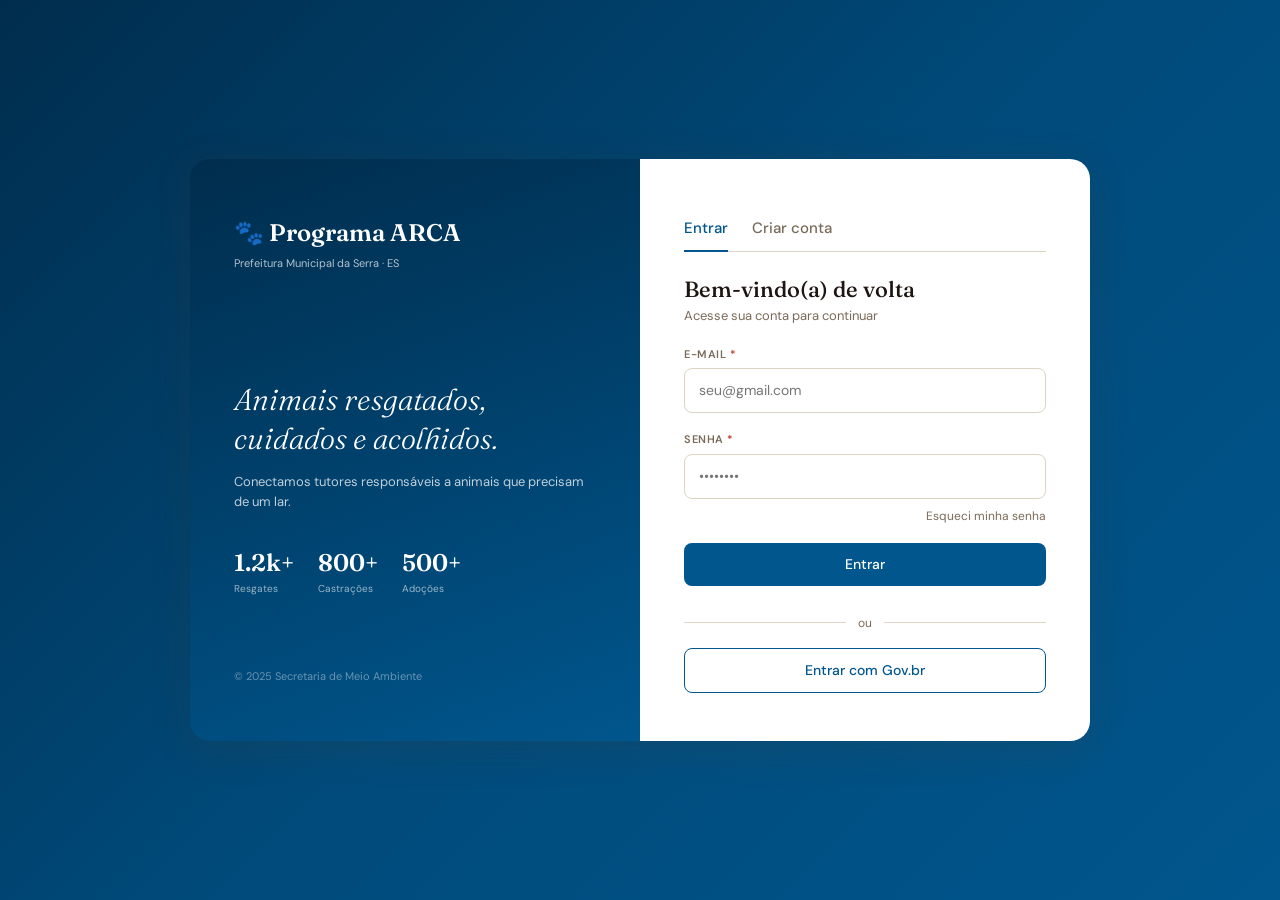
<file: index.html>
<!DOCTYPE html>
<html lang="pt-BR">
<head>
<meta charset="UTF-8">
<meta name="viewport" content="width=device-width, initial-scale=1.0">
<title>Login — Programa ARCA</title>
<link href="https://fonts.googleapis.com/css2?family=Fraunces:ital,wght@0,300;0,400;0,600;1,300;1,400&family=DM+Sans:wght@300;400;500;600&display=swap" rel="stylesheet">
<link rel="stylesheet" href="https://cdn.jsdelivr.net/npm/bootstrap@5.3.0/dist/css/bootstrap.min.css">
<link rel="stylesheet" href="css/global.css">
<link rel="stylesheet" href="css/login.css">
</head>
<body data-page="login">
<div id="toast">✓ <span id="tmsg"></span></div>

<div class="lc">
    <div class="ll">
      <div>
        <div class="ll-logo">🐾 Programa ARCA</div>
        <div class="ll-sub">Prefeitura Municipal da Serra · ES</div>
      </div>
      <div>
        <h2>Animais resgatados, cuidados e acolhidos.</h2>
        <p>Conectamos tutores responsáveis a animais que precisam de um lar.</p>
        <div class="ls">
          <div><div class="ls-n">1.2k+</div><div class="ls-l">Resgates</div></div>
          <div><div class="ls-n">800+</div><div class="ls-l">Castrações</div></div>
          <div><div class="ls-n">500+</div><div class="ls-l">Adoções</div></div>
        </div>
      </div>
      <div style="font-size:11px;opacity:.4">© 2025 Secretaria de Meio Ambiente</div>
    </div>
    <div class="lr">
      <div id="v-auth">
        <div class="ltabs">
          <div class="lt active" onclick="stab('lf',this)">Entrar</div>
          <div class="lt" onclick="stab('rf',this)">Criar conta</div>
        </div>
        <!-- LOGIN -->
        <div id="lf">
          <h3>Bem-vindo(a) de volta</h3>
          <p class="sub">Acesse sua conta para continuar</p>
          <div class="al al-e" id="lerr" style="display:none">⚠ E-mail ou senha incorretos.</div>
          <div class="fg">
            <label>E-mail <span class="req">*</span></label>
            <input type="email" id="le" placeholder="seu@gmail.com">
            <div class="ferr" id="ele">E-mail inválido ou sem @gmail.com.</div>
          </div>
          <div class="fg">
            <label>Senha <span class="req">*</span></label>
            <input type="password" id="lp" placeholder="••••••••">
            <div class="ferr" id="elp">Senha obrigatória.</div>
          </div>
          <div class="fl" onclick="sv('forgot')">Esqueci minha senha</div>
          <button class="btn btn-p btn-full" onclick="doLogin()" style="margin-bottom:12px">Entrar</button>
          <div class="dor"><span>ou</span></div>
          <button class="btn btn-s btn-full">Entrar com Gov.br</button>
        </div>
        <!-- REGISTER -->
        <div id="rf" style="display:none">
          <h3>Crie sua conta</h3>
          <p class="sub">Preencha os dados para se cadastrar</p>
          <div class="fg">
            <label>Nome completo <span class="req">*</span></label>
            <input type="text" id="rn" placeholder="Seu nome completo">
            <div class="ferr" id="ern">Nome obrigatório.</div>
          </div>
          <div class="fg">
            <label>E-mail <span class="req">*</span></label>
            <input type="email" id="re" placeholder="seu@gmail.com">
            <div class="ferr" id="ere">Use um e-mail @gmail.com.</div>
          </div>
          <div class="fg">
            <label>Senha <span class="req">*</span></label>
            <input type="password" id="rp" placeholder="Mínimo 8 caracteres">
            <div class="ferr" id="erp">Mínimo 8 caracteres.</div>
          </div>
          <div class="fg">
            <label>Confirmar senha <span class="req">*</span></label>
            <input type="password" id="rp2" placeholder="Repita a senha">
            <div class="ferr" id="erp2">As senhas não coincidem.</div>
          </div>
          <button class="btn btn-p btn-full" onclick="doReg()" style="margin-bottom:12px">Criar conta</button>
          <div class="dor"><span>ou</span></div>
          <button class="btn btn-s btn-full">Continuar com Gov.br</button>
        </div>
      </div>
      <!-- FORGOT -->
      <div id="v-forgot" style="display:none">
        <h3>Recuperar senha</h3>
        <p class="sub" style="margin-bottom:20px">Enviaremos um link para seu e-mail.</p>
        <div class="fg"><label>E-mail <span class="req">*</span></label><input type="email" placeholder="seu@gmail.com"></div>
        <button class="btn btn-p btn-full" style="margin-bottom:14px" onclick="toast('Link enviado! Verifique seu e-mail.');setTimeout(()=>sv('auth'),2000)">Enviar link</button>
        <div style="text-align:center"><span style="font-size:13px;color:var(--ts);cursor:pointer" onclick="sv('auth')">← Voltar ao login</span></div>
      </div>
    </div>
  </div>
<script src="js/global.js"></script>
<script src="https://cdn.jsdelivr.net/npm/bootstrap@5.3.0/dist/js/bootstrap.bundle.min.js"></script>
</body>
</html>
</file>
<file: css/global.css>
:root{
  --or:#00568D;--orl:#1a7ab5;--orp:#e8f4fc;
  --br:#004a7a;--brd:#002d4d;
  --cr:#f5f7fb;--crd:#e8edf5;--sd:#d0dce8;
  --tx:#1e1410;--ts:#7a6a5a;--wh:#fff;
  --bo:#ddd4c4;--er:#c0392b;--erb:#fdecea;
  --su:#2d7a4a;--sub:#e8f5ee;
  --r:12px;--rs:8px;
  --sh:0 2px 16px rgba(100,60,20,.08);
  --shl:0 8px 40px rgba(100,60,20,.14);
}
*{margin:0;padding:0;box-sizing:border-box}
body{font-family:'DM Sans',sans-serif;background:var(--cr);color:var(--tx);min-height:100vh}

@keyframes fadeIn{from{opacity:0;transform:translateY(18px)}to{opacity:1;transform:translateY(0)}}
@keyframes fadeInFast{from{opacity:0;transform:translateY(8px)}to{opacity:1;transform:translateY(0)}}
@keyframes slideR{from{opacity:0;transform:translateX(-24px)}to{opacity:1;transform:translateX(0)}}
@keyframes scaleIn{from{opacity:0;transform:scale(.94)}to{opacity:1;transform:scale(1)}}
@keyframes float{0%,100%{transform:translateY(0)}50%{transform:translateY(-10px)}}
@keyframes pulse{0%,100%{opacity:1}50%{opacity:.5}}
@keyframes toastIn{from{transform:translateX(140%)}to{transform:translateX(0)}}
@keyframes toastOut{from{opacity:1}to{opacity:0;transform:translateY(-8px)}}
@keyframes shake{0%,100%{transform:translateX(0)}20%,60%{transform:translateX(-6px)}40%,80%{transform:translateX(6px)}}
@keyframes spinOnce{from{transform:rotate(0)}to{transform:rotate(360deg)}}
@keyframes dropIn{from{opacity:0;transform:translateY(-12px) scaleY(.9)}to{opacity:1;transform:translateY(0) scaleY(1)}}

.screen{display:none;min-height:100vh}
.screen.active{display:block;animation:fadeIn .4s ease}
#screen-login.active{display:flex;align-items:center;justify-content:center;min-height:100vh;background:linear-gradient(135deg,var(--brd) 0%,var(--br) 50%,var(--or) 100%)}

/* TOAST */
#toast{position:fixed;top:20px;right:20px;z-index:9999;background:var(--brd);color:#fff;padding:13px 18px;border-radius:var(--rs);font-size:13px;display:flex;align-items:center;gap:10px;box-shadow:var(--shl);max-width:340px;line-height:1.4;opacity:0;pointer-events:none;transition:opacity .3s}
#toast.show{opacity:1;animation:toastIn .3s ease forwards}
#toast.hide{animation:toastOut .3s ease forwards}

/* NAV */
nav{background:var(--wh);border-bottom:1px solid var(--bo);height:64px;display:flex;align-items:center;justify-content:center;position:sticky;top:0;z-index:200;box-shadow:0 1px 8px rgba(100,60,20,.06);padding:0 32px}
.nav-inner{max-width:1100px;width:100%;display:flex;align-items:center;justify-content:space-between}
.nav-logo{display:flex;align-items:center;gap:10px;cursor:pointer;text-decoration:none}
.nav-logo-icon{width:36px;height:36px;background:var(--or);border-radius:50%;display:flex;align-items:center;justify-content:center;color:#fff;font-size:16px;transition:transform .2s}
.nav-logo:hover .nav-logo-icon{transform:rotate(-12deg) scale(1.08)}
.nav-logo-text{font-family:'Fraunces',serif;font-size:18px;font-weight:600;color:var(--or)}
.nav-links{display:flex;gap:28px;list-style:none;}
.nav-links a{font-size:14px;color:var(--ts);text-decoration:none;cursor:pointer;padding:4px 0;border-bottom:2px solid transparent;transition:all .2s}
.nav-links a:hover{color:var(--or)}
.nav-links a.active{color:var(--or);border-bottom-color:var(--or);font-weight:500}
.nav-right{display:flex;align-items:center;gap:10px;position:relative}
.nav-inner{display:flex;align-items:center;justify-content:space-between;height:100%}
nav ul{margin:0;padding:0}

/* PROFILE MENU */
.prof-btn{display:flex;align-items:center;gap:8px;background:var(--orp);border:1.5px solid var(--or);border-radius:20px;padding:5px 14px 5px 6px;cursor:pointer;transition:all .2s;font-size:13px;color:var(--or);font-family:'DM Sans';user-select:none}
.prof-btn:hover{background:var(--or);color:#fff}
.prof-av{width:28px;height:28px;background:var(--or);border-radius:50%;display:flex;align-items:center;justify-content:center;color:#fff;font-size:12px;font-weight:700;transition:background .2s;flex-shrink:0}
.prof-btn:hover .prof-av{background:rgba(255,255,255,.3)}
.prof-name{max-width:100px;overflow:hidden;text-overflow:ellipsis;white-space:nowrap}
.prof-arrow{font-size:10px;transition:transform .2s}
.prof-btn.open .prof-arrow{transform:rotate(180deg)}
.prof-drop{position:absolute;top:calc(100% + 10px);right:0;background:var(--wh);border:1px solid var(--bo);border-radius:var(--r);box-shadow:var(--shl);min-width:210px;z-index:300;opacity:0;pointer-events:none;transform-origin:top right;transform:scaleY(.9) translateY(-8px);transition:all .2s}
.prof-drop.open{opacity:1;pointer-events:all;transform:scaleY(1) translateY(0);animation:dropIn .2s ease}
.prof-drop-head{padding:16px;border-bottom:1px solid var(--bo)}
.prof-drop-name{font-weight:600;font-size:14px}
.prof-drop-email{font-size:12px;color:var(--ts);margin-top:2px}
.prof-drop-item{display:flex;align-items:center;gap:10px;padding:11px 16px;font-size:13px;color:var(--tx);cursor:pointer;transition:background .15s}
.prof-drop-item:hover{background:var(--cr)}
.prof-drop-item.danger{color:var(--er)}
.prof-drop-item.danger:hover{background:var(--erb)}
.prof-drop-div{height:1px;background:var(--bo);margin:4px 0}

/* FOOTER */
footer{background:var(--brd);color:rgba(255,255,255,.6);padding:28px 40px;display:flex;align-items:center;justify-content:space-between;font-size:12px;margin-top:80px}
footer a{color:rgba(255,255,255,.6);text-decoration:none;margin-left:20px;cursor:pointer;transition:color .2s}
footer a:hover{color:#fff}

/* BUTTONS */
.btn{display:inline-flex;align-items:center;gap:8px;padding:11px 22px;border-radius:var(--rs);font-family:'DM Sans';font-size:14px;font-weight:500;cursor:pointer;transition:all .2s;border:none;text-decoration:none}
.btn-p{background:var(--or);color:#fff}
.btn-p:hover{background:var(--orl);transform:translateY(-1px);box-shadow:0 4px 12px rgba(196,94,26,.3)}
.btn-p:active{transform:translateY(0)}
.btn-s{background:transparent;color:var(--or);border:1.5px solid var(--or)}
.btn-s:hover{background:var(--orp)}
.btn-full{width:100%;justify-content:center}
.btn-lg{padding:15px 28px;font-size:15px;border-radius:10px}

/* INPUTS */
.fg{margin-bottom:18px}
.fg label{display:block;font-size:11px;font-weight:600;color:var(--ts);margin-bottom:6px;letter-spacing:.05em;text-transform:uppercase}
.fg input,.fg select,.fg textarea{width:100%;padding:11px 14px;border:1.5px solid var(--bo);border-radius:var(--rs);font-family:'DM Sans';font-size:14px;color:var(--tx);background:var(--wh);transition:all .2s;outline:none}
.fg input:focus,.fg select:focus,.fg textarea:focus{border-color:var(--or);box-shadow:0 0 0 3px rgba(196,94,26,.1)}
.fg input.err{border-color:var(--er);box-shadow:0 0 0 3px rgba(192,57,43,.1);animation:shake .35s ease}
.ferr{font-size:11px;color:var(--er);margin-top:5px;display:none}
.ferr.show{display:block;animation:fadeInFast .2s ease}
.fg textarea{resize:vertical;min-height:96px}
.fr2{display:grid;grid-template-columns:1fr 1fr;gap:16px}
.fr3{display:grid;grid-template-columns:1fr 1fr 1fr;gap:16px}
.rg{display:flex;gap:16px;flex-wrap:wrap}
.rg label{display:flex;align-items:center;gap:6px;font-size:14px;color:var(--tx);cursor:pointer;font-weight:400;text-transform:none;letter-spacing:0}
.cl{display:flex;align-items:flex-start;gap:10px;font-size:13px;color:var(--ts);cursor:pointer;margin-top:6px}
.cl input{margin-top:2px;flex-shrink:0;accent-color:var(--or)}
input[type=radio]{accent-color:var(--or)}
input[type=checkbox]{accent-color:var(--or)}
.req{color:var(--er)}
.req-note{font-size:11px;color:var(--ts);margin-bottom:16px}

/* ALERTS */
.al{padding:12px 16px;border-radius:var(--rs);font-size:13px;margin-bottom:20px;display:flex;align-items:flex-start;gap:10px;animation:fadeIn .3s ease;line-height:1.5}
.al-s{background:var(--sub);border:1px solid #a8dbb8;color:var(--su)}
.al-e{background:var(--erb);border:1px solid #f5b8b3;color:var(--er)}
.al-i{background:var(--orp);border:1px solid #f0c49a;color:var(--br)}
.al-w{background:#fefde8;border:1px solid #f0e08a;color:#7a6a10}

/* TAGS */
.tag{display:inline-block;padding:4px 12px;border-radius:20px;font-size:11px;font-weight:500}
.tag-o{background:var(--orp);color:var(--or)}
.tag-b{background:#f0ebe3;color:var(--br)}

/* BREADCRUMB */
.bc{font-size:12px;color:var(--ts);margin-bottom:28px;display:flex;align-items:center;gap:6px}
.bc span{cursor:pointer;transition:color .2s}
.bc span:hover{color:var(--or);text-decoration:underline}
.bc .sep{color:var(--bo)}
.bc .cur{color:var(--tx);font-weight:500}

/* SECTION */
.stag{font-size:11px;font-weight:600;letter-spacing:.12em;text-transform:uppercase;color:var(--or);margin-bottom:8px}
.stitle{font-family:'Fraunces',serif;font-size:28px;font-weight:600;color:var(--tx);margin-bottom:6px}

/* PAGE HEADER */
.ph{background:var(--wh);border-bottom:1px solid var(--bo);padding:32px 40px}
.ph h1{font-family:'Fraunces',serif;font-size:32px;font-weight:600;color:var(--or);margin-bottom:6px}
.ph p{font-size:14px;color:var(--ts)}
.ctr{max-width:1100px;margin:0 auto;padding:0 40px}
.pc{padding:48px 40px;max-width:1100px;margin:0 auto}

/* FORM SECTION */
.fs{margin-bottom:36px}
.fst{font-size:15px;font-weight:600;color:var(--tx);margin-bottom:18px;padding-bottom:10px;border-bottom:1px solid var(--bo)}

/* UPLOAD */
.up{border:2px dashed var(--bo);border-radius:var(--r);padding:32px;text-align:center;cursor:pointer;transition:all .2s}
.up:hover{border-color:var(--or);background:var(--orp);transform:scale(1.01)}
.up strong{color:var(--or)}

/* SIDEBAR */
.sc{background:var(--wh);border:1px solid var(--bo);border-radius:var(--r);padding:22px;margin-bottom:18px}
.sc h4{font-size:14px;font-weight:600;margin-bottom:12px;color:var(--tx)}
.sc p{font-size:13px;color:var(--ts);line-height:1.6}
.sl{list-style:none}
.sl li{font-size:13px;color:var(--ts);padding:7px 0;border-bottom:1px solid var(--bo);display:flex;align-items:flex-start;gap:8px;line-height:1.4}
.sl li:last-child{border-bottom:none}
.sl li::before{content:'→';color:var(--or);font-size:11px;flex-shrink:0;margin-top:1px}

/* ANIMAL CARD */
.ac{background:var(--wh);border-radius:var(--r);overflow:hidden;cursor:pointer;transition:all .25s;box-shadow:var(--sh);border:1px solid var(--bo)}
.ac:hover{transform:translateY(-4px);box-shadow:var(--shl);border-color:var(--or)}
.ai{height:180px;background:linear-gradient(135deg,var(--orp),var(--sd));display:flex;align-items:center;justify-content:center;font-size:64px;transition:transform .3s}
.ac:hover .ai{transform:scale(1.05)}
.ab{padding:16px}
.an{font-family:'Fraunces',serif;font-size:20px;font-weight:600;margin-bottom:4px}
.am{font-size:12px;color:var(--ts);margin-bottom:10px}
.ad{font-size:13px;color:var(--ts);line-height:1.5;margin-bottom:14px}

/* FORM PAGE */
.fpl{display:grid;grid-template-columns:1fr 300px;gap:40px;padding:40px;max-width:1100px;margin:0 auto}
.fc{background:var(--wh);border:1px solid var(--bo);border-radius:var(--r);padding:36px}
.ach{background:var(--orp);border:1px solid #f0c49a;border-radius:var(--r);padding:16px;display:flex;align-items:center;gap:16px;margin-bottom:28px}
.ach-img{width:56px;height:56px;background:var(--sd);border-radius:var(--rs);display:flex;align-items:center;justify-content:center;font-size:26px}
.ach-ch{margin-left:auto;font-size:12px;color:var(--or);cursor:pointer;text-decoration:underline}
.abef{background:var(--orp);border-left:3px solid var(--or);border-radius:0 var(--rs) var(--rs) 0;padding:14px 16px;margin-bottom:20px}
.abef strong{font-size:13px;color:var(--or);display:block;margin-bottom:4px}
.abef p{font-size:12px;color:var(--ts);line-height:1.5}

/* PROGRESS H1 */
.pw{margin-bottom:24px}
.pl{font-size:12px;color:var(--ts);margin-bottom:6px;display:flex;justify-content:space-between}
.pb{background:var(--sd);height:5px;border-radius:3px}
.pf{background:linear-gradient(90deg,var(--or),var(--orl));height:100%;border-radius:3px;transition:width .5s ease}
/* ===== RESPONSIVIDADE (Bootstrap + media queries) ===== */
@media (max-width: 992px) {
  .nav-links { display: none; }
  .sgr { grid-template-columns: 1fr 1fr; }
  .agr, .animals-grid { grid-template-columns: 1fr 1fr; }
  .lgr { grid-template-columns: 1fr 1fr; }
  .ll2 { grid-template-columns: 1fr; }
  .fp { position: static; margin-bottom: 20px; }
  .fpl { grid-template-columns: 1fr; }
  .pfl { grid-template-columns: 1fr; }
}
@media (max-width: 768px) {
  nav { padding: 0 16px; }
  .hero { padding: 40px 16px; }
  .hero-inner { flex-direction: column; }
  .himg { width: 100%; height: 180px; margin-top: 24px; }
  .hero h1 { font-size: 32px; }
  .hbs { flex-direction: column; gap: 8px; }
  .hbw, .hbo { width: 100%; text-align: center; }
  .svcs { padding: 32px 16px; }
  .sgr { grid-template-columns: 1fr 1fr; }
  .asec, .animals-section { padding: 32px 16px; }
  .agr { grid-template-columns: 1fr; }
  .stsec { grid-template-columns: 1fr; padding: 32px 16px; gap: 20px; }
  .ll2 { padding: 16px; }
  .lgr { grid-template-columns: 1fr; }
  .fpl { padding: 16px; }
  .fr2, .fr3 { grid-template-columns: 1fr; }
  .ph { padding: 20px 16px; }
  .ctr { padding: 0 16px; }
  .lc { grid-template-columns: 1fr; margin: 10px; }
  .ll { display: none; }
  .lr { padding: 28px 20px; }
  .amodal { width: 96%; }
  footer { flex-direction: column; gap: 10px; text-align: center; padding: 20px 16px; }
  footer a { margin-left: 8px; }
}
@media (max-width: 480px) {
  .sgr { grid-template-columns: 1fr; }
  .hero h1 { font-size: 26px; }
  .stn { font-size: 36px; }
}
</file>
<file: css/login.css>
/* LOGIN */

.lc{display:grid;grid-template-columns:1fr 1fr;max-width:900px;width:100%;border-radius:20px;overflow:hidden;box-shadow:var(--shl);animation:scaleIn .4s ease;margin:20px}
.ll{background:linear-gradient(160deg,var(--brd),var(--or));padding:56px 44px;display:flex;flex-direction:column;justify-content:space-between;color:#fff}
.ll-logo{font-family:'Fraunces',serif;font-size:24px;font-weight:600;margin-bottom:4px}
.ll-sub{font-size:11px;opacity:.7;margin-bottom:36px}
.ll h2{font-family:'Fraunces',serif;font-size:30px;font-weight:300;font-style:italic;line-height:1.3;margin-bottom:14px}
.ll p{font-size:13px;opacity:.75;line-height:1.6}
.ls{display:flex;gap:24px;margin-top:32px}
.ls-n{font-family:'Fraunces',serif;font-size:24px;font-weight:600}
.ls-l{font-size:10px;opacity:.6}
.lr{background:var(--wh);padding:48px 44px;overflow-y:auto;max-height:100vh}
.ltabs{display:flex;margin-bottom:24px;border-bottom:1px solid var(--bo)}
.lt{padding:10px 0;margin-right:24px;font-size:15px;font-weight:500;color:var(--ts);cursor:pointer;border-bottom:2px solid transparent;margin-bottom:-1px;transition:all .2s}
.lt.active{color:var(--or);border-bottom-color:var(--or)}
.lr h3{font-family:'Fraunces',serif;font-size:22px;margin-bottom:4px}
.lr .sub{font-size:13px;color:var(--ts);margin-bottom:20px}
.dor{display:flex;align-items:center;gap:12px;margin:16px 0}
.dor span{font-size:12px;color:var(--ts)}
.dor::before,.dor::after{content:'';flex:1;height:1px;background:var(--bo)}
.fl{font-size:12px;color:var(--ts);text-align:right;margin-top:-10px;margin-bottom:18px;cursor:pointer;transition:color .2s}
.fl:hover{color:var(--or);text-decoration:underline}
body[data-page="login"]{
  display:flex;
  align-items:center;
  justify-content:center;
  min-height:100vh;
  background:linear-gradient(135deg,var(--brd) 0%,var(--br) 50%,var(--or) 100%);
  padding:20px;
}
</file>
<file: css/perfil.css>
/* PERFIL */

.pfl{display:grid;grid-template-columns:300px 1fr;gap:40px;padding:40px;max-width:1100px;margin:0 auto}
.pmg{height:220px;background:linear-gradient(135deg,var(--orp),var(--sd));border-radius:var(--r);display:flex;align-items:center;justify-content:center;font-size:80px;margin-bottom:12px;border:1px solid var(--bo);transition:transform .3s;cursor:zoom-in}
.pmg:hover{transform:scale(1.02)}
.pts{display:grid;grid-template-columns:repeat(3,1fr);gap:8px}
.pt{height:64px;background:linear-gradient(135deg,var(--orp),var(--sd));border-radius:var(--rs);display:flex;align-items:center;justify-content:center;font-size:22px;cursor:pointer;border:2px solid transparent;transition:all .2s}
.pt:hover,.pt.active{border-color:var(--or);transform:scale(1.05)}
.pfc{background:var(--wh);border:1px solid var(--bo);border-radius:var(--r);padding:20px;margin-top:20px}
.pfct{font-size:13px;font-weight:600;margin-bottom:14px}
.fr{display:flex;justify-content:space-between;margin-bottom:10px;font-size:13px;border-bottom:1px solid var(--bo);padding-bottom:10px;transition:all .15s;border-radius:4px;padding:6px}
.fr:last-child{border-bottom:none;margin-bottom:0}
.fr:hover{background:var(--cr)}
.fk{color:var(--ts)}
.fv{font-weight:500}
.pn{font-family:'Fraunces',serif;font-size:40px;font-weight:600;margin-bottom:6px}
.ps{font-size:13px;color:var(--ts);margin-bottom:24px}
.pb3{background:var(--wh);border:1px solid var(--bo);border-radius:var(--r);padding:20px;margin-bottom:16px;transition:box-shadow .2s}
.pb3:hover{box-shadow:var(--sh)}
.pb3 h4{font-size:14px;font-weight:600;margin-bottom:12px}
.pb3 p{font-size:14px;color:var(--ts);line-height:1.6}
.tgs{display:flex;flex-wrap:wrap;gap:8px}

/* MODAL ANIMAL */

.amodal-bg{position:fixed;inset:0;background:rgba(0,0,0,.5);z-index:500;display:flex;align-items:center;justify-content:center;opacity:0;pointer-events:none;transition:opacity .3s;backdrop-filter:blur(4px)}
.amodal-bg.open{opacity:1;pointer-events:all}
.amodal{background:var(--wh);border-radius:20px;max-width:520px;width:90%;box-shadow:var(--shl);transform:scale(.92);transition:transform .3s;overflow:hidden}
.amodal-bg.open .amodal{transform:scale(1)}
.amodal-img{height:200px;background:linear-gradient(135deg,var(--orp),var(--sd));display:flex;align-items:center;justify-content:center;font-size:80px}
.amodal-body{padding:28px}
.amodal-name{font-family:'Fraunces',serif;font-size:28px;font-weight:600;margin-bottom:6px}
.amodal-meta{font-size:13px;color:var(--ts);margin-bottom:16px}
.amodal-grid{display:grid;grid-template-columns:1fr 1fr;gap:8px;margin-bottom:20px}
.amodal-row{background:var(--cr);border-radius:var(--rs);padding:10px 12px}
.amodal-row .k{font-size:11px;color:var(--ts);margin-bottom:2px}
.amodal-row .v{font-size:13px;font-weight:500}
.amodal-desc{font-size:14px;color:var(--ts);line-height:1.6;margin-bottom:20px}
.amodal-close{position:absolute;top:16px;right:16px;width:32px;height:32px;background:rgba(0,0,0,.3);border-radius:50%;display:flex;align-items:center;justify-content:center;cursor:pointer;color:#fff;font-size:16px;transition:background .2s}
.amodal-close:hover{background:rgba(0,0,0,.5)}
.amodal-header{position:relative}
</file>
<file: css/home.css>
/* HOME */

.hero{background:linear-gradient(135deg,var(--brd) 0%,var(--br) 50%,var(--or) 100%);padding:80px 40px;display:flex;align-items:center;justify-content:space-between;gap:40px;overflow:hidden;position:relative;max-width:100%}
.hero-inner{max-width:1100px;margin:0 auto;width:100%;display:flex;align-items:center;justify-content:space-between;gap:40px}
.hero::before{content:'';position:absolute;top:-40%;right:-8%;width:480px;height:480px;background:radial-gradient(circle,rgba(255,255,255,.06),transparent 70%);border-radius:50%;pointer-events:none}
.hc{max-width:520px;animation:slideR .5s ease}
.htag{font-size:11px;letter-spacing:.15em;text-transform:uppercase;color:rgba(255,255,255,.6);margin-bottom:16px}
.hero h1{font-family:'Fraunces',serif;font-size:50px;font-weight:600;color:#fff;line-height:1.1;margin-bottom:20px}
.hero h1 em{font-style:italic;font-weight:300}
.hero p{font-size:16px;color:rgba(255,255,255,.8);line-height:1.6;margin-bottom:32px}
.hbs{display:flex;gap:12px}
.hbw{background:#fff;color:var(--or);padding:14px 28px;border-radius:8px;font-weight:600;font-size:15px;cursor:pointer;border:none;font-family:'DM Sans';transition:all .2s}
.hbw:hover{background:var(--cr);transform:translateY(-2px)}
.hbo{background:transparent;color:#fff;padding:14px 28px;border-radius:8px;font-weight:500;font-size:15px;cursor:pointer;border:1.5px solid rgba(255,255,255,.4);font-family:'DM Sans';transition:all .2s}
.hbo:hover{border-color:#fff}
.himg{width:280px;height:220px;background:rgba(255,255,255,.1);border-radius:16px;display:flex;align-items:center;justify-content:center;flex-shrink:0;font-size:72px;border:1px solid rgba(255,255,255,.2);animation:float 3s ease-in-out infinite}

.svcs{padding:64px 40px;max-width:1100px;margin:0 auto}
.sgr{display:grid;grid-template-columns:repeat(4,1fr);gap:16px;margin-top:28px}
.svc{background:var(--wh);border:1px solid var(--bo);border-radius:var(--r);padding:28px 20px;text-align:center;cursor:pointer;transition:all .25s;animation:fadeIn .5s ease both}
.svc:nth-child(1){animation-delay:.05s}
.svc:nth-child(2){animation-delay:.1s}
.svc:nth-child(3){animation-delay:.15s}
.svc:nth-child(4){animation-delay:.2s}
.svc:hover{border-color:var(--or);box-shadow:var(--sh);transform:translateY(-3px)}
.si{font-size:32px;margin-bottom:12px;display:block;transition:transform .25s}
.svc:hover .si{transform:scale(1.15) rotate(-5deg)}
.svc h3{font-size:15px;font-weight:600;color:var(--tx);margin-bottom:6px}
.svc p{font-size:12px;color:var(--ts)}

.asec{background:var(--crd);padding:64px 40px}
.ahead{max-width:1100px;margin:0 auto 28px;display:flex;align-items:flex-end;justify-content:space-between}
.agr{max-width:1100px;margin:0 auto;display:grid;grid-template-columns:repeat(3,1fr);gap:20px}
.agr .ac{animation:fadeIn .4s ease both}
.agr .ac:nth-child(1){animation-delay:.05s}
.agr .ac:nth-child(2){animation-delay:.1s}
.agr .ac:nth-child(3){animation-delay:.15s}

.stsec{padding:64px 40px;max-width:1100px;margin:0 auto;display:grid;grid-template-columns:repeat(3,1fr);gap:40px;text-align:center}
.stn{font-family:'Fraunces',serif;font-size:48px;font-weight:600;color:var(--or)}
.stl{font-size:14px;color:var(--ts);margin-top:4px}
</file>
